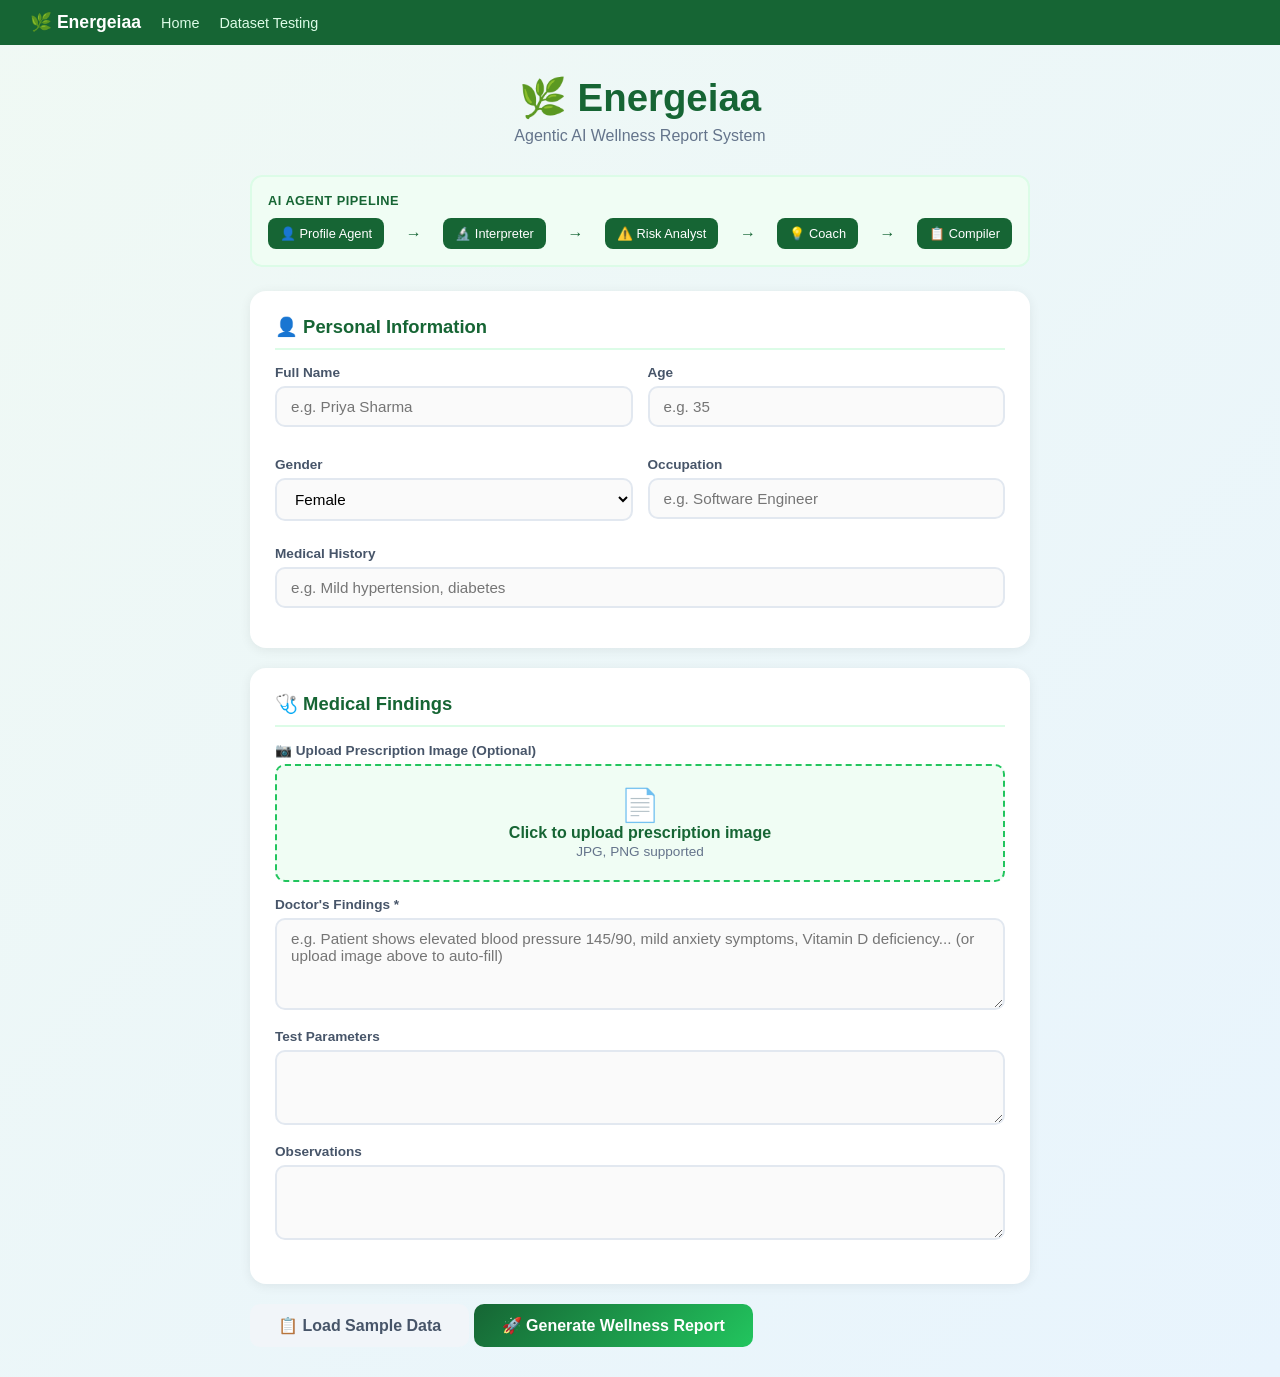
<file: templates/index.html>
<!DOCTYPE html>
<html lang="en">
<head>
    <meta charset="UTF-8">
    <meta name="viewport" content="width=device-width, initial-scale=1.0">
    <title>Energeiaa Wellness AI</title>
    <link rel="stylesheet" href="/static/style.css">
</head>
<body>

    <!-- Navbar -->
    <nav style="background:#166534; padding:12px 30px; display:flex; 
    gap:20px; align-items:center;">
        <span style="color:white; font-weight:700; font-size:1.1rem;">
            🌿 Energeiaa
        </span>
        <a href="/" style="color:#dcfce7; text-decoration:none; 
        font-size:0.9rem;">Home</a>
        <a href="/dataset" style="color:#dcfce7; text-decoration:none; 
        font-size:0.9rem;">Dataset Testing</a>
    </nav>

    <div class="container">
        <header>
            <h1>🌿 Energeiaa</h1>
            <p>Agentic AI Wellness Report System</p>
        </header>

        <!-- Agent Pipeline Visual -->
        <div style="background:#f0fdf4; border:2px solid #dcfce7;
        border-radius:12px; padding:16px; margin-bottom:24px;">
            <p style="font-size:0.8rem; color:#166534; font-weight:700;
            margin-bottom:10px; text-transform:uppercase;
            letter-spacing:0.5px;">AI Agent Pipeline</p>
            <div style="display:flex; align-items:center;
            justify-content:space-between; flex-wrap:wrap; gap:8px;">
                <div style="text-align:center;">
                    <div style="background:#166534; color:white;
                    border-radius:8px; padding:8px 12px; font-size:0.8rem;">
                        👤 Profile Agent
                    </div>
                </div>
                <span style="color:#166534; font-weight:700;">→</span>
                <div style="text-align:center;">
                    <div style="background:#166534; color:white;
                    border-radius:8px; padding:8px 12px; font-size:0.8rem;">
                        🔬 Interpreter
                    </div>
                </div>
                <span style="color:#166534; font-weight:700;">→</span>
                <div style="text-align:center;">
                    <div style="background:#166534; color:white;
                    border-radius:8px; padding:8px 12px; font-size:0.8rem;">
                        ⚠️ Risk Analyst
                    </div>
                </div>
                <span style="color:#166634; font-weight:700;">→</span>
                <div style="text-align:center;">
                    <div style="background:#166534; color:white;
                    border-radius:8px; padding:8px 12px; font-size:0.8rem;">
                        💡 Coach
                    </div>
                </div>
                <span style="color:#166534; font-weight:700;">→</span>
                <div style="text-align:center;">
                    <div style="background:#166534; color:white;
                    border-radius:8px; padding:8px 12px; font-size:0.8rem;">
                        📋 Compiler
                    </div>
                </div>
            </div>
        </div>

        <form id="wellnessForm">
            <div class="section">
                <h2>👤 Personal Information</h2>
                <div class="grid">
                    <div class="field">
                        <label>Full Name</label>
                        <input type="text" id="name" 
                        placeholder="e.g. Priya Sharma" required>
                    </div>
                    <div class="field">
                        <label>Age</label>
                        <input type="number" id="age" 
                        placeholder="e.g. 35" required>
                    </div>
                    <div class="field">
                        <label>Gender</label>
                        <select id="gender">
                            <option value="Female">Female</option>
                            <option value="Male">Male</option>
                            <option value="Other">Other</option>
                        </select>
                    </div>
                    <div class="field">
                        <label>Occupation</label>
                        <input type="text" id="occupation" 
                        placeholder="e.g. Software Engineer">
                    </div>
                </div>
                <div class="field">
                    <label>Medical History</label>
                    <input type="text" id="medical_history" 
                    placeholder="e.g. Mild hypertension, diabetes">
                </div>
            </div>

            <div class="section">
                <h2>🩺 Medical Findings</h2>

                <!-- Image Upload Section -->
                <div class="field">
                    <label>📷 Upload Prescription Image (Optional)</label>
                    <div style="border: 2px dashed #22c55e; border-radius: 10px;
                    padding: 20px; text-align: center; background: #f0fdf4;
                    cursor: pointer;" 
                    onclick="document.getElementById('imageInput').click()">
                        <div id="uploadText">
                            <span style="font-size: 2rem;">📄</span><br>
                            <span style="color: #166534; font-weight: 600;">
                                Click to upload prescription image
                            </span><br>
                            <span style="color: #64748b; font-size: 0.85rem;">
                                JPG, PNG supported
                            </span>
                        </div>
                        <div id="uploadedFileName" style="color:#166534;
                        font-weight:600; display:none;"></div>
                    </div>
                    <input type="file" id="imageInput" accept="image/*"
                    style="display:none" onchange="handleImageUpload(this)">
                    <button type="button" id="extractBtn"
                    style="display:none; margin-top:10px; background:#166534;
                    color:white; border:none; padding:10px 20px;
                    border-radius:8px; cursor:pointer; font-weight:600;"
                    onclick="extractPrescription()">
                        🔍 Extract Text from Image
                    </button>
                    <div id="extractStatus" style="margin-top:8px;
                    font-size:0.9rem; color:#166534; font-weight:600;"></div>
                </div>

                <div class="field">
                    <label>Doctor's Findings *</label>
                    <textarea id="findings" rows="4" 
                    placeholder="e.g. Patient shows elevated blood pressure 145/90, mild anxiety symptoms, Vitamin D deficiency... (or upload image above to auto-fill)" 
                    required></textarea>
                </div>
                <div class="field">
                    <label>Test Parameters</label>
                    <textarea id="parameters" rows="3" 
                    placeholder="e.g. BP: 145/90, Vitamin D: 18 ng/mL, BMI: 27.4">
                    </textarea>
                </div>
                <div class="field">
                    <label>Observations</label>
                    <textarea id="observations" rows="3" 
                    placeholder="e.g. Mild stress, irregular sleep, low physical activity">
                    </textarea>
                </div>
            </div>

            <button type="button" id="loadSample">📋 Load Sample Data</button>
            <button type="submit" id="submitBtn">
                🚀 Generate Wellness Report
            </button>
        </form>

        <div id="loading" class="hidden">
            <div class="spinner"></div>
            <div id="agentStatus">🤖 Starting agents...</div>
        </div>
    </div>

    <script>
        const sampleData = {
            name: "Priya Sharma",
            age: 35,
            gender: "Female",
            occupation: "Software Engineer",
            medical_history: "Mild hypertension",
            findings: "Patient shows elevated blood pressure 145/90, mild anxiety symptoms, Vitamin D deficiency, sedentary lifestyle.",
            parameters: "BP: 145/90, Vitamin D: 18 ng/mL, BMI: 27.4",
            observations: "Mild stress, irregular sleep, low physical activity, healthy diet overall"
        };

        document.getElementById("loadSample").addEventListener("click", () => {
            document.getElementById("name").value = sampleData.name;
            document.getElementById("age").value = sampleData.age;
            document.getElementById("gender").value = sampleData.gender;
            document.getElementById("occupation").value = sampleData.occupation;
            document.getElementById("medical_history").value = sampleData.medical_history;
            document.getElementById("findings").value = sampleData.findings;
            document.getElementById("parameters").value = sampleData.parameters;
            document.getElementById("observations").value = sampleData.observations;
        });

        const agentMessages = [
            "🤖 Profile Agent analyzing user data...",
            "🔬 Interpreter Agent converting findings...",
            "⚠️ Risk Agent identifying indicators...",
            "💡 Wellness Coach generating recommendations...",
            "📋 Compiler Agent assembling report..."
        ];

        document.getElementById("wellnessForm").addEventListener("submit", 
        async (e) => {
            e.preventDefault();

            document.getElementById("wellnessForm").classList.add("hidden");
            document.getElementById("loading").classList.remove("hidden");

            let i = 0;
            const interval = setInterval(() => {
                if (i < agentMessages.length) {
                    document.getElementById("agentStatus").textContent = 
                    agentMessages[i];
                    i++;
                }
            }, 2000);

            const payload = {
                user_profile: {
                    name: document.getElementById("name").value,
                    age: parseInt(document.getElementById("age").value),
                    gender: document.getElementById("gender").value,
                    occupation: document.getElementById("occupation").value,
                    medical_history: document.getElementById("medical_history").value
                },
                findings: document.getElementById("findings").value,
                parameters: document.getElementById("parameters").value,
                observations: document.getElementById("observations").value
            };

            try {
                const response = await fetch("/generate-report", {
                    method: "POST",
                    headers: { "Content-Type": "application/json" },
                    body: JSON.stringify(payload)
                });

                const data = await response.json();
                clearInterval(interval);

                if (data.success) {
                    localStorage.setItem("wellnessReport", 
                    JSON.stringify(data.report));
                    window.location.href = "/report";
                } else {
                    alert("Error: " + data.error);
                    document.getElementById("loading").classList.add("hidden");
                    document.getElementById("wellnessForm").classList.remove("hidden");
                }
            } catch (err) {
                clearInterval(interval);
                alert("Something went wrong. Please try again.");
                document.getElementById("loading").classList.add("hidden");
                document.getElementById("wellnessForm").classList.remove("hidden");
            }
        });

        // Image upload functions
        let selectedFile = null;

        function handleImageUpload(input) {
            if (input.files && input.files[0]) {
                selectedFile = input.files[0];
                document.getElementById('uploadText').style.display = 'none';
                document.getElementById('uploadedFileName').style.display = 
                'block';
                document.getElementById('uploadedFileName').textContent =
                    '✅ ' + selectedFile.name;
                document.getElementById('extractBtn').style.display = 
                'inline-block';
            }
        }

        async function extractPrescription() {
            if (!selectedFile) return;

            document.getElementById('extractStatus').textContent =
                '⏳ Reading prescription image...';
            document.getElementById('extractBtn').disabled = true;

            const formData = new FormData();
            formData.append('file', selectedFile);

            try {
                const response = await fetch('/extract-prescription', {
                    method: 'POST',
                    body: formData
                });

                const data = await response.json();

                if (data.success) {
                    document.getElementById('findings').value = 
                    data.extracted_text;
                    document.getElementById('extractStatus').textContent =
                        '✅ Text extracted! Review and click Generate Report.';
                } else {
                    document.getElementById('extractStatus').textContent =
                        '❌ Error: ' + data.error;
                }
            } catch (err) {
                document.getElementById('extractStatus').textContent =
                    '❌ Something went wrong.';
            } finally {
                document.getElementById('extractBtn').disabled = false;
            }
        }
    </script>
</body>
</html>
</file>
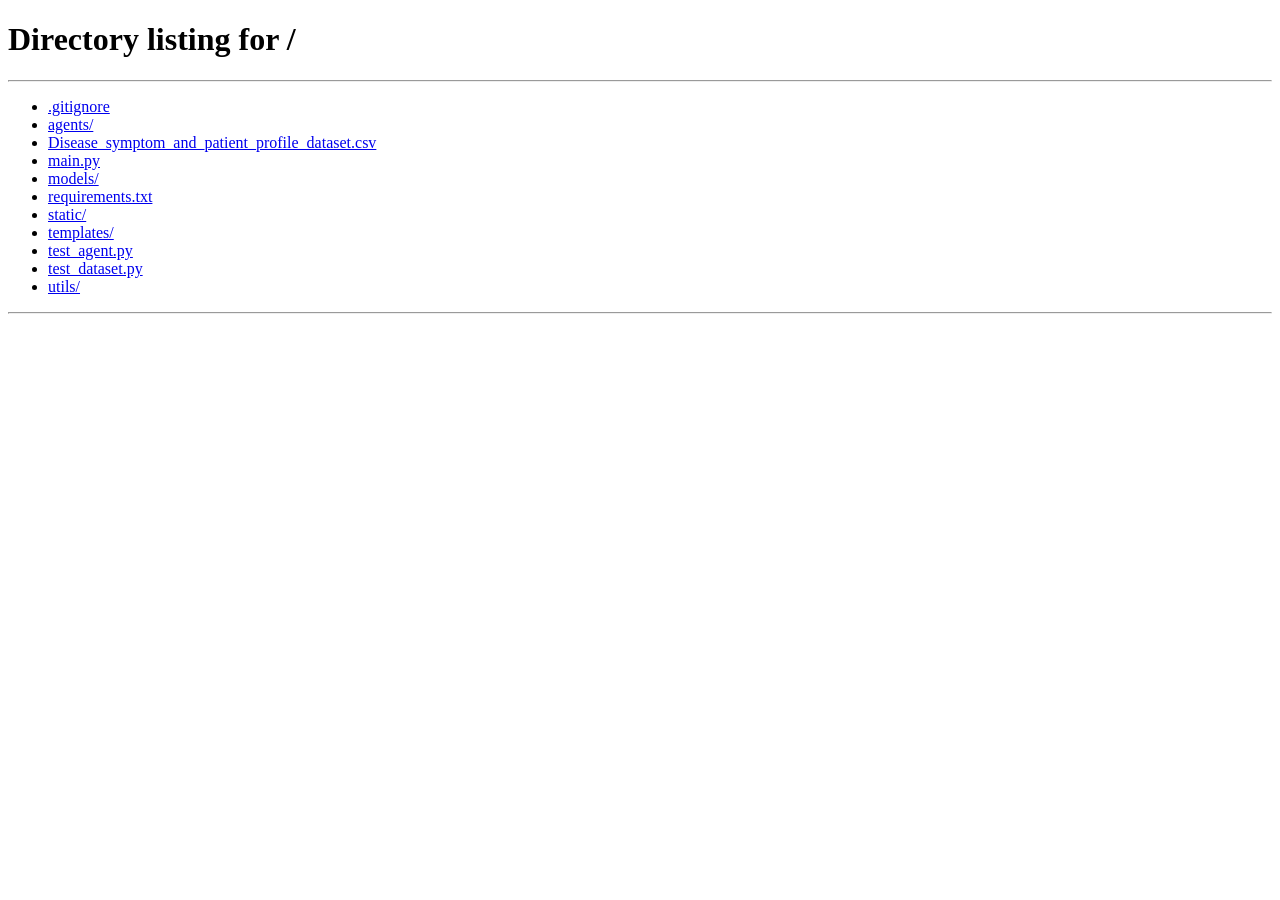
<file: templates/report.html>
<!DOCTYPE html>
<html lang="en">
<head>
    <meta charset="UTF-8">
    <meta name="viewport" content="width=device-width, initial-scale=1.0">
    <title>Wellness Report - Energeiaa</title>
    <link rel="stylesheet" href="/static/style.css">
</head>
<body>
    <nav class="navbar">
        <span class="nav-brand">🌿 Energeiaa</span>
        <div class="nav-links">
            <a href="/" class="nav-link">🏠 Home</a>
            <a href="/dataset" class="nav-link">📊 Dataset Testing</a>
        </div>
    </nav>

    <div class="container">
        <header>
            <h1>🌿 Energeiaa</h1>
            <p>Your Personal Wellness Report</p>
        </header>

        <div id="report">
            <div class="score-card">
                <div class="score-circle" id="scoreCircle">
                    <span id="scoreValue">--</span>
                    <small>Wellness Score</small>
                </div>
                <div class="score-label" id="scoreLabel">Analyzing...</div>
                <p style="color:#64748b; font-size:0.85rem; margin-top:10px;">Generated by 5 AI Agents in sequence</p>
            </div>

            <div class="section"><h2>👤 Profile Summary</h2><p id="profileSummary" class="summary-text"></p></div>
            <div class="section"><h2>🔍 Key Observations</h2><ul id="keyObservations" class="list"></ul></div>
            <div class="section"><h2>📖 What This Means For You</h2><ul id="interpretations" class="list"></ul></div>
            <div class="section"><h2>⚠️ Risk Indicators</h2><div id="riskIndicators"></div></div>
            <div class="section"><h2>💡 Wellness Insights</h2><ul id="wellnessInsights" class="list"></ul></div>
            <div class="section"><h2>✅ Recommendations</h2><ul id="recommendations" class="list"></ul></div>
            <div class="section"><h2>🌱 Lifestyle Suggestions</h2><div id="lifestyleSuggestions" class="lifestyle-grid"></div></div>

            <div class="actions">
                <button onclick="window.location.href='/'">🔄 New Report</button>
                <button onclick="window.print()">🖨️ Print Report</button>
            </div>
        </div>
    </div>

    <footer class="footer">
        <p>🌿 Energeiaa — Agentic AI for Wellness | Built for Hackathon 2025</p>
    </footer>

    <script>
        const report = JSON.parse(localStorage.getItem("wellnessReport"));
        if (!report) { window.location.href = "/"; }

        const score = report.wellness_score;
        document.getElementById("scoreValue").textContent = score;
        const circle = document.getElementById("scoreCircle");
        const label = document.getElementById("scoreLabel");
        if (score >= 75) { circle.style.borderColor = "#22c55e"; label.textContent = "🟢 Great Health"; label.style.color = "#22c55e"; }
        else if (score >= 50) { circle.style.borderColor = "#f59e0b"; label.textContent = "🟡 Fair Health"; label.style.color = "#f59e0b"; }
        else { circle.style.borderColor = "#ef4444"; label.textContent = "🔴 Needs Attention"; label.style.color = "#ef4444"; }

        document.getElementById("profileSummary").textContent = report.profile_summary;

        ["keyObservations","interpretations","wellnessInsights","recommendations"].forEach(id => {
            const key = id === "keyObservations" ? "key_observations" :
                        id === "wellnessInsights" ? "wellness_insights" : id;
            const ul = document.getElementById(id);
            (report[key] || []).forEach(item => {
                const li = document.createElement("li"); li.textContent = item; ul.appendChild(li);
            });
        });

        const colors = { Low: "#22c55e", Moderate: "#f59e0b", High: "#ef4444" };
        const risks = document.getElementById("riskIndicators");
        (report.risk_indicators || []).forEach(r => {
            const div = document.createElement("div"); div.className = "risk-card";
            div.innerHTML = `<div class="risk-header"><span class="risk-name">${r.name}</span><span class="risk-badge" style="background:${colors[r.level]}">${r.level}</span></div><p class="risk-explanation">${r.explanation}</p>`;
            risks.appendChild(div);
        });

        const lifestyle = document.getElementById("lifestyleSuggestions");
        (report.lifestyle_suggestions || []).forEach(s => {
            const div = document.createElement("div"); div.className = "lifestyle-card"; div.textContent = s; lifestyle.appendChild(div);
        });
    </script>
</body>
</html>
</file>
<file: static/style.css>
* { margin: 0; padding: 0; box-sizing: border-box; }

body {
    font-family: 'Segoe UI', sans-serif;
    background: linear-gradient(135deg, #f0f9f4, #e8f4fd);
    min-height: 100vh;
    color: #1e293b;
}

.navbar {
    background: linear-gradient(135deg, #14532d, #166534);
    padding: 14px 30px;
    display: flex;
    justify-content: space-between;
    align-items: center;
    box-shadow: 0 2px 10px rgba(0,0,0,0.15);
    position: sticky;
    top: 0;
    z-index: 50;
}
.nav-brand { color: white; font-size: 1.2rem; font-weight: 800; }
.nav-links { display: flex; gap: 20px; }
.nav-links .nav-link { color: #dcfce7; text-decoration: none; font-size: 0.9rem; font-weight: 500; padding: 6px 14px; border-radius: 8px; transition: background 0.2s; }
.nav-links .nav-link:hover, .nav-links .nav-link.active { background: rgba(255,255,255,0.15); color: white; }

.container { max-width: 820px; margin: 0 auto; padding: 30px 20px; }

header { text-align: center; margin-bottom: 30px; }
header h1 { font-size: 2.4rem; color: #166534; margin-bottom: 6px; }
header p { color: #64748b; font-size: 1rem; }

.pipeline-box {
    background: linear-gradient(135deg, #f0fdf4, #dcfce7);
    border: 2px solid #bbf7d0;
    border-radius: 14px;
    padding: 18px 24px;
    margin-bottom: 24px;
    text-align: center;
}
.pipeline-title { font-size: 0.8rem; font-weight: 700; color: #166534; text-transform: uppercase; letter-spacing: 1px; margin-bottom: 14px; }
.pipeline-steps { display: flex; align-items: center; justify-content: center; flex-wrap: wrap; gap: 8px; }
.pipeline-step { background: #166534; color: white; border-radius: 10px; padding: 10px 16px; font-size: 0.8rem; text-align: center; line-height: 1.4; min-width: 70px; }
.pipeline-arrow { color: #166534; font-size: 1.2rem; font-weight: 700; }

.section { background: white; border-radius: 16px; padding: 25px; margin-bottom: 20px; box-shadow: 0 2px 12px rgba(0,0,0,0.07); }
.section h2 { font-size: 1.15rem; color: #166534; margin-bottom: 15px; padding-bottom: 10px; border-bottom: 2px solid #dcfce7; }

.grid { display: grid; grid-template-columns: 1fr 1fr; gap: 15px; margin-bottom: 10px; }
.field { margin-bottom: 15px; }
.field label { display: block; font-size: 0.85rem; font-weight: 600; color: #475569; margin-bottom: 6px; }
.field-hint { font-size: 0.75rem; color: #94a3b8; font-weight: 400; margin-left: 6px; }
.field input, .field select, .field textarea { width: 100%; padding: 10px 14px; border: 2px solid #e2e8f0; border-radius: 10px; font-size: 0.95rem; transition: border-color 0.2s; font-family: inherit; background: #fafafa; }
.field input:focus, .field select:focus, .field textarea:focus { outline: none; border-color: #22c55e; background: white; }

/* UPLOAD BOX */
.upload-box {
    border: 2px dashed #bbf7d0;
    border-radius: 16px;
    padding: 36px 24px 28px;
    text-align: center;
    cursor: pointer;
    background: linear-gradient(145deg, #f8fffc, #f0fdf9);
    transition: all 0.3s ease;
    position: relative;
    overflow: hidden;
}
.upload-box::after {
    content: '';
    position: absolute;
    inset: 0;
    background: radial-gradient(ellipse at center top, #dcfce7 0%, transparent 70%);
    opacity: 0;
    transition: opacity 0.4s;
    pointer-events: none;
}
.upload-box:hover::after { opacity: 1; }
.upload-box:hover {
    border-color: #22c55e;
    border-style: solid;
    transform: translateY(-3px);
    box-shadow: 0 12px 30px rgba(34,197,94,0.12);
}
.upload-box.dragover {
    border-color: #16a34a;
    border-style: solid;
    background: linear-gradient(145deg, #f0fdf4, #dcfce7);
    transform: scale(1.01);
    box-shadow: 0 12px 30px rgba(34,197,94,0.2);
}
.upload-box.uploading {
    border-color: #f59e0b;
    border-style: solid;
    background: linear-gradient(145deg, #fffbeb, #fef3c7);
    cursor: wait;
}
.upload-box.loaded {
    border-color: #22c55e;
    border-style: solid;
    background: linear-gradient(145deg, #f0fdf4, #dcfce7);
    box-shadow: 0 6px 20px rgba(34,197,94,0.12);
}

.upload-icon-wrap { margin-bottom: 14px; }
.upload-icon-circle {
    width: 64px;
    height: 64px;
    background: white;
    border-radius: 50%;
    display: flex;
    align-items: center;
    justify-content: center;
    margin: 0 auto;
    box-shadow: 0 4px 14px rgba(34,197,94,0.15);
    border: 2px solid #dcfce7;
    transition: all 0.3s;
}
.upload-box:hover .upload-icon-circle {
    box-shadow: 0 6px 20px rgba(34,197,94,0.25);
    border-color: #bbf7d0;
    transform: scale(1.05);
}
.upload-box.loaded .upload-icon-circle {
    background: #dcfce7;
    border-color: #22c55e;
}
.upload-icon { font-size: 1.8rem; display: block; }

.upload-main-text {
    display: block;
    font-size: 1rem;
    font-weight: 700;
    color: #166534;
    margin-bottom: 6px;
}
.upload-sub-text {
    display: block;
    font-size: 0.82rem;
    color: #64748b;
    margin-bottom: 14px;
}
.upload-formats {
    display: flex;
    gap: 6px;
    justify-content: center;
    flex-wrap: wrap;
}
.format-badge {
    background: white;
    border: 1.5px solid #e2e8f0;
    color: #475569;
    font-size: 0.72rem;
    font-weight: 700;
    padding: 3px 10px;
    border-radius: 20px;
    letter-spacing: 0.05em;
    transition: all 0.2s;
}
.upload-box:hover .format-badge {
    border-color: #bbf7d0;
    color: #166534;
    background: #f0fdf4;
}
.upload-box.loaded .format-badge {
    border-color: #22c55e;
    color: #166534;
    background: #dcfce7;
}

.upload-status {
    font-size: 0.85rem;
    margin-top: 10px;
    padding: 10px 14px;
    border-radius: 10px;
    display: none;
    align-items: center;
    gap: 8px;
    font-weight: 500;
}
.upload-status.status-loading {
    display: flex;
    background: #fffbeb;
    color: #92400e;
    border: 1px solid #fde68a;
}
.upload-status.status-success {
    display: flex;
    background: #f0fdf4;
    color: #166534;
    border: 1px solid #bbf7d0;
}
.upload-status.status-error {
    display: flex;
    background: #fef2f2;
    color: #991b1b;
    border: 1px solid #fecaca;
}

/* BUTTONS */
.btn-row { display: flex; gap: 12px; margin-top: 10px; flex-wrap: wrap; }
button { padding: 12px 28px; border: none; border-radius: 10px; font-size: 1rem; font-weight: 600; cursor: pointer; transition: transform 0.2s, box-shadow 0.2s; }
button:hover { transform: translateY(-2px); box-shadow: 0 4px 15px rgba(0,0,0,0.15); }
#submitBtn { background: linear-gradient(135deg, #166534, #22c55e); color: white; flex: 1; }
#loadSample { background: #f1f5f9; color: #475569; }

/* LOADING */
.hidden { display: none !important; }
.loading-card { background: white; border-radius: 16px; padding: 40px; text-align: center; box-shadow: 0 2px 12px rgba(0,0,0,0.07); }
.spinner { width: 50px; height: 50px; border: 5px solid #dcfce7; border-top-color: #22c55e; border-radius: 50%; animation: spin 1s linear infinite; margin: 0 auto 20px; }
@keyframes spin { to { transform: rotate(360deg); } }
#agentStatus { font-size: 1.1rem; color: #166534; font-weight: 600; margin-bottom: 20px; }
.agent-steps { display: flex; flex-direction: column; gap: 8px; max-width: 300px; margin: 0 auto; }
.agent-step { padding: 8px 16px; border-radius: 8px; background: #f1f5f9; color: #94a3b8; font-size: 0.9rem; transition: all 0.3s; }
.agent-step.active { background: #dcfce7; color: #166534; font-weight: 600; }

/* SCORE CARD */
.score-card { text-align: center; background: white; border-radius: 16px; padding: 35px; margin-bottom: 20px; box-shadow: 0 2px 12px rgba(0,0,0,0.07); }
.score-circle { width: 130px; height: 130px; border-radius: 50%; border: 8px solid #22c55e; display: flex; flex-direction: column; align-items: center; justify-content: center; margin: 0 auto 15px; }
.score-circle span { font-size: 2.5rem; font-weight: 800; color: #1e293b; }
.score-circle small { font-size: 0.7rem; color: #64748b; }
.score-label { font-size: 1.2rem; font-weight: 700; }

/* REPORT */
.summary-text { color: #475569; line-height: 1.7; font-size: 1rem; }
.list { padding-left: 20px; }
.list li { color: #475569; margin-bottom: 10px; line-height: 1.6; }
.risk-card { background: #f8fafc; border-radius: 12px; padding: 15px; margin-bottom: 12px; border-left: 4px solid #e2e8f0; }
.risk-header { display: flex; justify-content: space-between; align-items: center; margin-bottom: 8px; }
.risk-name { font-weight: 600; color: #1e293b; }
.risk-badge { padding: 4px 12px; border-radius: 20px; color: white; font-size: 0.8rem; font-weight: 600; }
.risk-explanation { color: #64748b; font-size: 0.9rem; line-height: 1.5; }
.lifestyle-grid { display: grid; grid-template-columns: 1fr 1fr; gap: 12px; }
.lifestyle-card { background: #f0fdf4; border: 2px solid #dcfce7; border-radius: 12px; padding: 15px; font-size: 0.9rem; color: #166534; line-height: 1.5; }

/* ACTIONS */
.actions { text-align: center; margin-top: 30px; display: flex; gap: 12px; justify-content: center; }
.actions button { background: linear-gradient(135deg, #166534, #22c55e); color: white; }

/* FOOTER */
.footer { text-align: center; padding: 20px; color: #94a3b8; font-size: 0.85rem; margin-top: 20px; }

/* DATASET PAGE */
.stats-row { display: grid; grid-template-columns: repeat(3, 1fr); gap: 15px; margin-bottom: 20px; }
.stat-card { background: white; border-radius: 12px; padding: 20px; text-align: center; box-shadow: 0 2px 8px rgba(0,0,0,0.07); }
.stat-number { font-size: 2rem; font-weight: 800; color: #166534; }
.stat-label { font-size: 0.85rem; color: #64748b; margin-top: 4px; }
.patient-table { width: 100%; border-collapse: collapse; font-size: 0.85rem; }
.patient-table th { background: linear-gradient(135deg, #14532d, #166534); color: white; padding: 12px 10px; text-align: left; }
.patient-table td { padding: 10px; border-bottom: 1px solid #e2e8f0; }
.patient-table tr:hover td { background: #f0fdf4; }
.badge { padding: 3px 10px; border-radius: 20px; font-size: 0.75rem; font-weight: 600; color: white; }
.badge-yes { background: #ef4444; }
.badge-no { background: #22c55e; }
.badge-high { background: #ef4444; }
.badge-normal { background: #22c55e; }
.badge-low { background: #f59e0b; }
.generate-btn { background: linear-gradient(135deg, #166534, #22c55e); color: white; border: none; padding: 8px 16px; border-radius: 8px; cursor: pointer; font-size: 0.85rem; font-weight: 600; }
.generate-btn:hover { opacity: 0.9; transform: translateY(-1px); }

/* MODAL */
.report-overlay { display: none; position: fixed; top: 0; left: 0; width: 100%; height: 100%; background: rgba(0,0,0,0.6); z-index: 100; overflow-y: auto; }
.report-modal { background: white; max-width: 700px; margin: 40px auto; border-radius: 16px; padding: 30px; position: relative; }
.close-btn { position: absolute; top: 15px; right: 20px; font-size: 1.5rem; cursor: pointer; color: #64748b; background: none; border: none; }
.modal-section { margin-bottom: 20px; }
.modal-section h3 { color: #166534; margin-bottom: 10px; font-size: 1rem; border-bottom: 2px solid #dcfce7; padding-bottom: 6px; }
.modal-section ul { padding-left: 18px; }
.modal-section li { color: #475569; margin-bottom: 6px; font-size: 0.9rem; }
.risk-row { display: flex; justify-content: space-between; align-items: center; padding: 8px 12px; background: #f8fafc; border-radius: 8px; margin-bottom: 6px; }

/* RESPONSIVE */
@media (max-width: 600px) {
    .grid { grid-template-columns: 1fr; }
    .lifestyle-grid { grid-template-columns: 1fr; }
    .stats-row { grid-template-columns: 1fr; }
    .pipeline-steps { justify-content: flex-start; }
    .btn-row { flex-direction: column; }
    #submitBtn { flex: none; }
}
</file>
